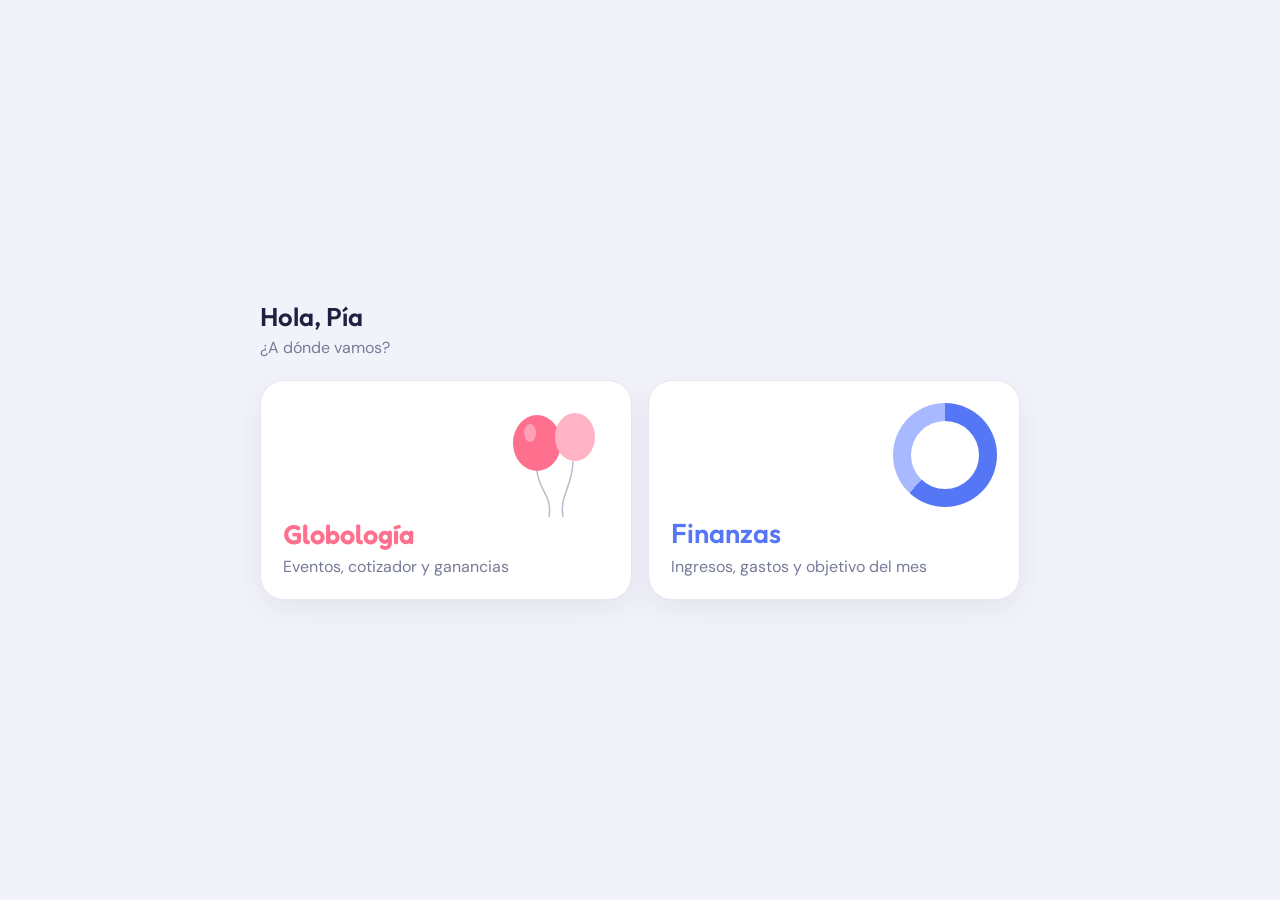
<file: index.html>
<!doctype html>
<html lang="es">
<head>
<meta charset="utf-8">
<meta name="viewport" content="width=device-width,initial-scale=1,viewport-fit=cover">
<title>Mis apps</title>
<meta name="theme-color" content="#F2F3FA">
<link rel="preconnect" href="https://fonts.googleapis.com">
<link rel="preconnect" href="https://fonts.gstatic.com" crossorigin>
<link rel="stylesheet" href="https://fonts.googleapis.com/css2?family=Outfit:wght@500;600;700&family=Fredoka:wght@600&family=DM+Sans:opsz,wght@9..40,400;9..40,500&display=swap">
<style>
/* Dos puertas grandes: Globología (globos, coral) y Finanzas (azul, anillo). */
:root{--bg:#F2F3FA;--surface:#FFFFFF;--fg:#1E2240;--muted:#767B98;--line:#E4E6F1;
  --coral:#FF6F8E;--coral2:#FFB3C4;--blue:#5677F5;--blue2:#A9B9FF;color-scheme:light}
@media (prefers-color-scheme:dark){:root{--bg:#11131D;--surface:#191C2A;--fg:#E9EBF7;--muted:#9097B4;--line:#2A2F44;--coral:#FF86A1;--coral2:#5A2E3C;--blue:#8BA3FF;--blue2:#2A3466;color-scheme:dark}}
*{box-sizing:border-box}
html,body{margin:0;height:100%}
body{background:var(--bg);color:var(--fg);font-family:"DM Sans",system-ui,sans-serif;display:flex;flex-direction:column;justify-content:center;
  padding:max(28px,env(safe-area-inset-top)) max(16px,env(safe-area-inset-right)) max(28px,env(safe-area-inset-bottom)) max(16px,env(safe-area-inset-left))}
.wrap{max-width:760px;width:100%;margin:0 auto;display:flex;flex-direction:column;gap:22px}
h1{font-family:Outfit,system-ui,sans-serif;font-weight:600;font-size:1.6rem;margin:0}
p{margin:4px 0 0;color:var(--muted)}
.grid{display:grid;grid-template-columns:1fr 1fr;gap:16px}
a.door{position:relative;overflow:hidden;display:flex;flex-direction:column;justify-content:flex-end;gap:6px;min-height:220px;padding:22px;border-radius:24px;
  background:var(--surface);border:1px solid var(--line);color:inherit;text-decoration:none;box-shadow:0 10px 30px rgba(30,34,64,.07);transition:transform .15s}
a.door:hover{transform:translateY(-3px)}
a.door:focus-visible{outline:3px solid var(--blue);outline-offset:3px}
.door b{font-size:1.7rem;font-weight:600;position:relative}
.door span{color:var(--muted);position:relative}
.g b{font-family:Fredoka,system-ui,sans-serif;color:var(--coral)}
.f b{font-family:Outfit,system-ui,sans-serif;color:var(--blue)}
.balloons{position:absolute;right:18px;top:18px;width:120px;height:120px}
.ring{position:absolute;right:22px;top:22px;width:104px;height:104px;border-radius:50%;
  background:conic-gradient(var(--blue) 0 62%,var(--blue2) 0)}
.ring::after{content:"";position:absolute;inset:18px;border-radius:50%;background:var(--surface)}
@media (max-width:520px){.grid{grid-template-columns:1fr}a.door{min-height:160px}.balloons{width:90px;height:90px}.ring{width:80px;height:80px}.ring::after{inset:14px}}
@media (prefers-reduced-motion:reduce){a.door{transition:none}}
</style>
</head>
<body>
<div class="wrap">
  <div><h1>Hola, Pía</h1><p>¿A dónde vamos?</p></div>
  <div class="grid">
    <a class="door g" href="globologia/">
      <svg class="balloons" viewBox="0 0 120 120" aria-hidden="true">
        <path d="M44 70 C44 90 60 96 56 118" stroke="var(--muted)" stroke-width="1.5" fill="none" opacity=".5"/>
        <path d="M80 62 C80 86 66 98 70 118" stroke="var(--muted)" stroke-width="1.5" fill="none" opacity=".5"/>
        <ellipse cx="44" cy="44" rx="24" ry="28" fill="var(--coral)"/>
        <ellipse cx="82" cy="38" rx="20" ry="24" fill="var(--coral2)"/>
        <ellipse cx="37" cy="34" rx="6" ry="9" fill="#fff" opacity=".35"/>
      </svg>
      <b>Globología</b><span>Eventos, cotizador y ganancias</span>
    </a>
    <a class="door f" href="finanzas/">
      <div class="ring" aria-hidden="true"></div>
      <b>Finanzas</b><span>Ingresos, gastos y objetivo del mes</span>
    </a>
  </div>
</div>
</body>
</html>
</file>
